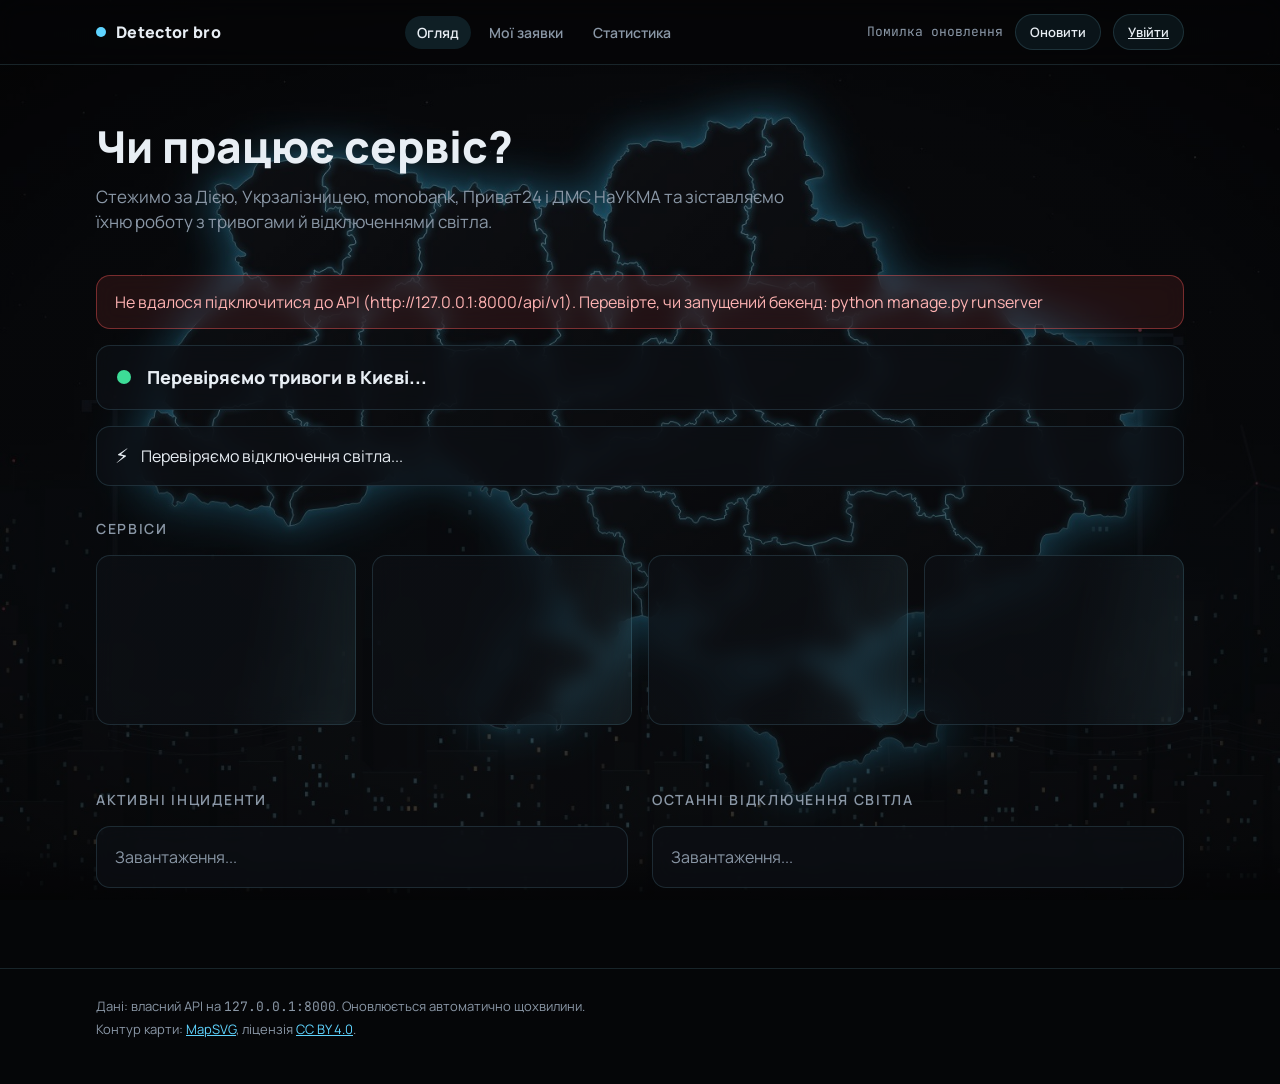
<file: index.html>
<!doctype html>
<html lang="uk">
  <head>
    <meta charset="utf-8">
    <meta name="viewport" content="width=device-width, initial-scale=1">
    <title>Detector bro</title>
    <link rel="preconnect" href="https://fonts.googleapis.com">
    <link rel="preconnect" href="https://fonts.gstatic.com" crossorigin>
    <link href="https://fonts.googleapis.com/css2?family=Manrope:wght@400;600;800&family=JetBrains+Mono:wght@400;600&display=swap" rel="stylesheet">
    <link rel="stylesheet" href="style.css">
  </head>
  <body>
    <div class="background" aria-hidden="true"></div>

    <header class="header">
      <div class="container header__inner">
        <a class="logo" href="index.html" title="На головну">
          <span class="logo__pulse" aria-hidden="true"></span>
          <span class="logo__text">Detector bro</span>
        </a>
        <nav class="nav">
          <a href="index.html" class="active">Огляд</a>
          <a href="reports.html">Мої заявки</a>
          <a href="stats.html">Статистика</a>
        </nav>
        <div class="header__meta">
          <span id="last-updated" class="mono">Оновлення...</span>
          <button id="reload-button" class="button" type="button">Оновити</button>
          <div id="auth-area" class="auth-area"></div>
        </div>
      </div>
    </header>

    <main class="container">
      <section class="hero">
        <h1>Чи працює сервіс?</h1>
        <p>Стежимо за Дією, Укрзалізницею, monobank, Приват24 i ДМС НаУКМА та зіставляємо їхню роботу з тривогами й відключеннями світла.</p>
      </section>

      <div id="error-banner" class="error-banner" hidden></div>

      <section id="alert-banner" class="alert-banner" aria-live="polite">
        <span class="alert-banner__dot" aria-hidden="true"></span>
        <div class="alert-banner__body">
          <p id="alert-title" class="alert-banner__title">Перевіряємо тривоги в Києві...</p>
          <p id="alert-details" class="alert-banner__details"></p>
        </div>
      </section>

      <section id="outage-banner" class="outage-banner" aria-live="polite">
        <span class="outage-banner__icon" aria-hidden="true">⚡</span>
        <span id="outage-text">Перевіряємо відключення світла...</span>
      </section>

      <section class="block">
        <h2 class="block__title">Сервіси</h2>
        <div id="services-list" class="services-grid">
          <div class="card card--skeleton"></div>
          <div class="card card--skeleton"></div>
          <div class="card card--skeleton"></div>
          <div class="card card--skeleton"></div>
        </div>
      </section>

      <div class="columns">
        <section class="block">
          <h2 class="block__title">Активні інциденти</h2>
          <ul id="incidents-list" class="list">
            <li class="list__empty">Завантаження...</li>
          </ul>
        </section>

        <section class="block">
          <h2 class="block__title">Останні відключення світла</h2>
          <ul id="outages-list" class="list">
            <li class="list__empty">Завантаження...</li>
          </ul>
        </section>
      </div>
    </main>

    <footer class="footer">
      <div class="container">
        <p>Дані: власний API на <span class="mono">127.0.0.1:8000</span>. Оновлюється автоматично щохвилини.</p>
        <p>Контур карти: <a href="https://mapsvg.com/maps/ukraine" target="_blank" rel="noopener">MapSVG</a>, ліцензія <a href="https://creativecommons.org/licenses/by/4.0/" target="_blank" rel="noopener">CC BY 4.0</a>.</p>
      </div>
    </footer>

    <script src="https://code.jquery.com/jquery-3.7.1.min.js"></script>
    <script src="auth.js"></script>
    <script src="app.js"></script>
  </body>
</html>
</file>
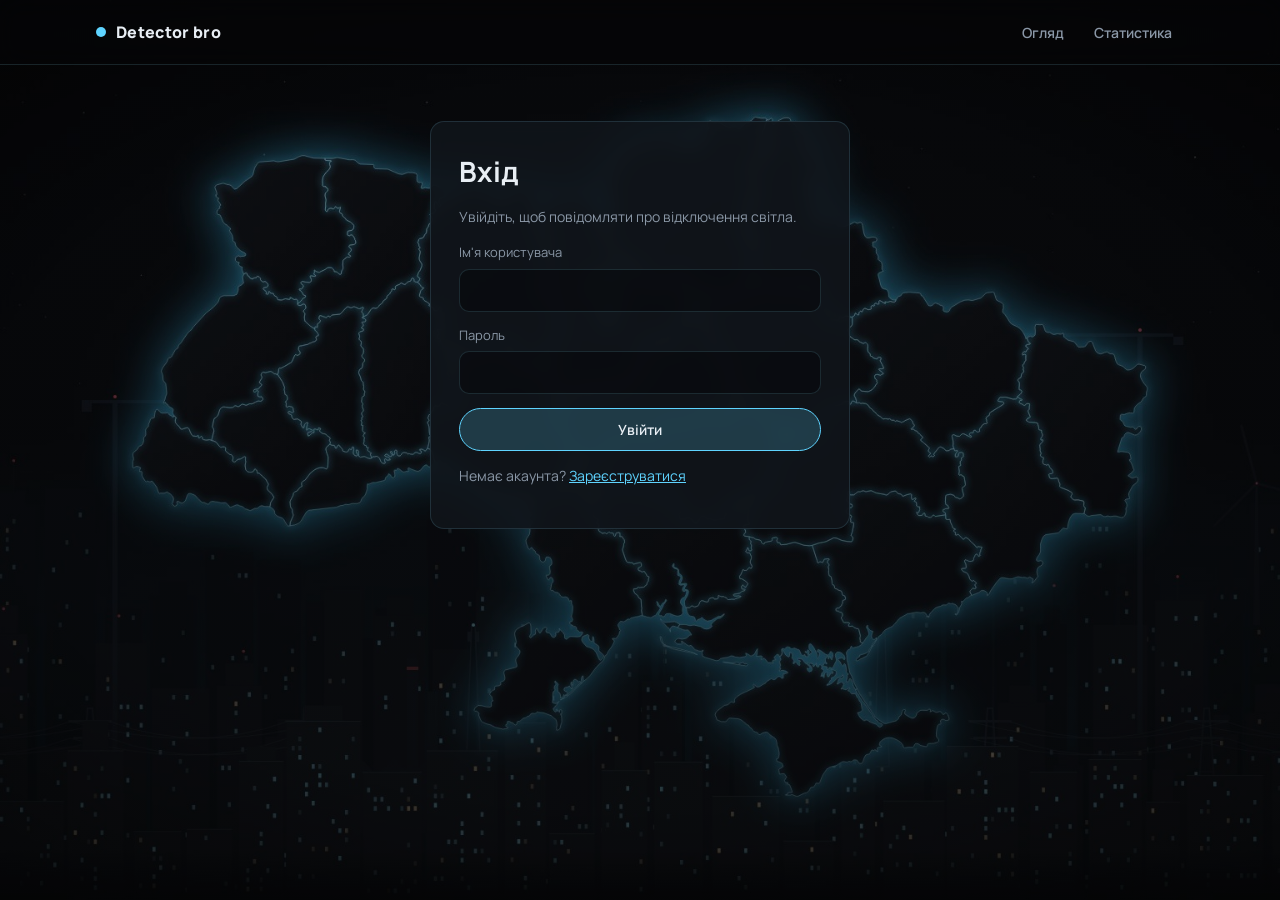
<file: login.html>
<!doctype html>
<html lang="uk">
  <head>
    <meta charset="utf-8">
    <meta name="viewport" content="width=device-width, initial-scale=1">
    <title>Вхід · Detector bro</title>
    <link rel="preconnect" href="https://fonts.googleapis.com">
    <link rel="preconnect" href="https://fonts.gstatic.com" crossorigin>
    <link href="https://fonts.googleapis.com/css2?family=Manrope:wght@400;600;800&family=JetBrains+Mono:wght@400;600&display=swap" rel="stylesheet">
    <link rel="stylesheet" href="style.css">
  </head>
  <body>
    <div class="background" aria-hidden="true"></div>

    <header class="header">
      <div class="container header__inner">
        <a class="logo" href="index.html" title="На головну">
          <span class="logo__pulse" aria-hidden="true"></span>
          <span class="logo__text">Detector bro</span>
        </a>
        <nav class="nav">
          <a href="index.html">Огляд</a>
          <a href="stats.html">Статистика</a>
        </nav>
      </div>
    </header>

    <main class="container">
      <section class="auth-card">
        <h1>Вхід</h1>
        <p class="auth-card__sub">Увійдіть, щоб повідомляти про відключення світла.</p>

        <div id="form-error" class="error-banner" hidden></div>

        <form id="login-form" class="form" novalidate>
          <label class="form__field">
            <span>Ім'я користувача</span>
            <input id="username" name="username" type="text" autocomplete="username" required>
          </label>

          <label class="form__field">
            <span>Пароль</span>
            <input id="password" name="password" type="password" autocomplete="current-password" required>
          </label>

          <button id="submit-button" class="button button--primary" type="submit">Увійти</button>
        </form>

        <p class="auth-card__switch">
          Немає акаунта? <a id="register-link" href="register.html">Зареєструватися</a>
        </p>
      </section>
    </main>

    <script src="https://code.jquery.com/jquery-3.7.1.min.js"></script>
    <script src="auth.js"></script>
    <script>
      // Хто вже увійшов, на сторінку входу не потрапляє.
      redirectIfLoggedIn();

      // Передаємо next далі, якщо людина перейде на реєстрацію.
      $("#register-link").attr("href", "register.html" + window.location.search);

      function showError(text) {
        $("#form-error").text(text).prop("hidden", false);
      }

      $("#login-form").on("submit", function (event) {
        event.preventDefault();
        $("#form-error").prop("hidden", true);

        const username = $("#username").val().trim();
        const password = $("#password").val();
        if (!username || !password) {
          showError("Введіть ім'я користувача та пароль.");
          return;
        }

        const $button = $("#submit-button").prop("disabled", true).text("Входимо...");

        login(username, password)
          .then(function () {
            window.location.href = nextPage();
          })
          .catch(function (xhr) {
            showError(apiErrorMessage(xhr));
            $button.prop("disabled", false).text("Увійти");
          });
      });
    </script>
  </body>
</html>
</file>
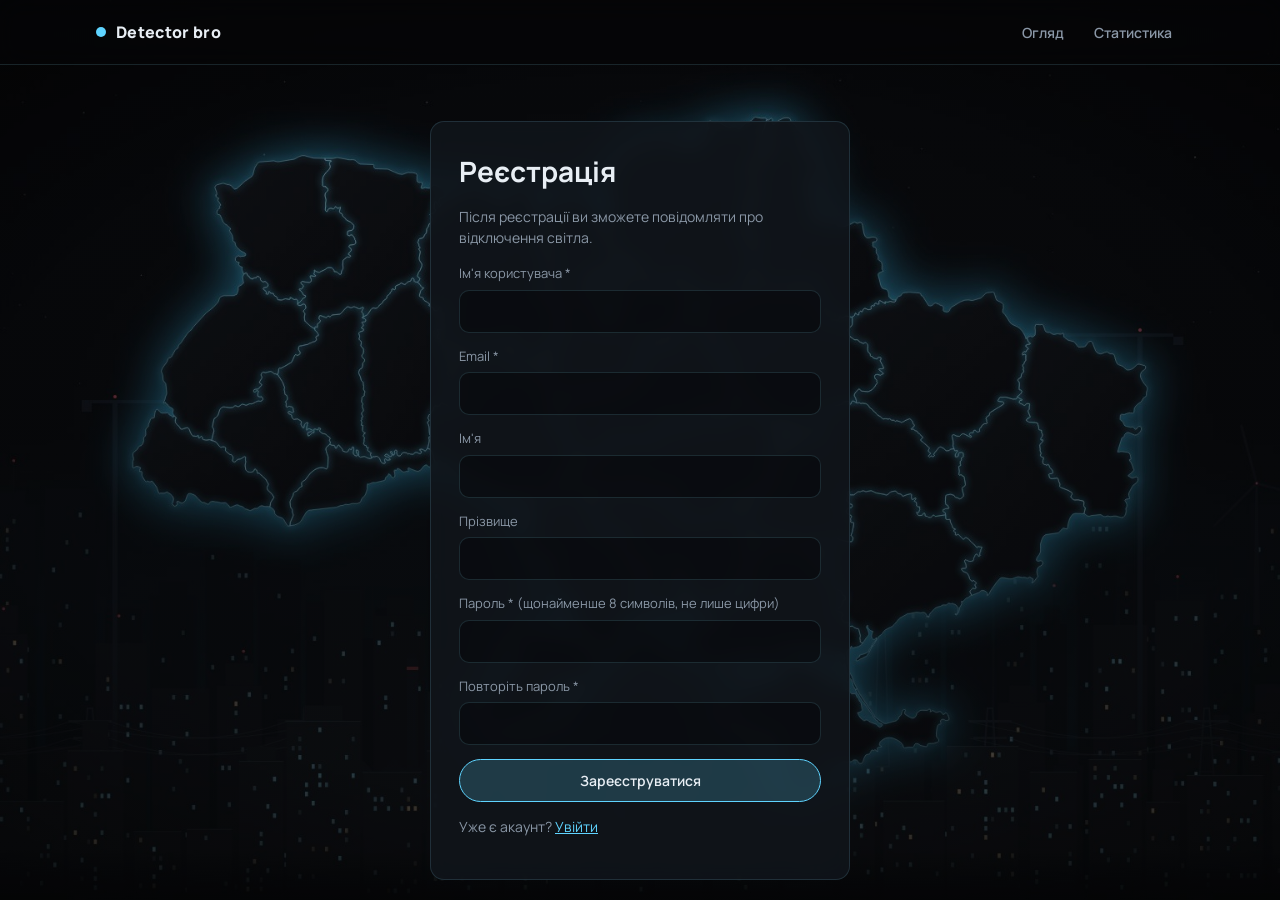
<file: register.html>
<!doctype html>
<html lang="uk">
  <head>
    <meta charset="utf-8">
    <meta name="viewport" content="width=device-width, initial-scale=1">
    <title>Реєстрація · Detector bro</title>
    <link rel="preconnect" href="https://fonts.googleapis.com">
    <link rel="preconnect" href="https://fonts.gstatic.com" crossorigin>
    <link href="https://fonts.googleapis.com/css2?family=Manrope:wght@400;600;800&family=JetBrains+Mono:wght@400;600&display=swap" rel="stylesheet">
    <link rel="stylesheet" href="style.css">
  </head>
  <body>
    <div class="background" aria-hidden="true"></div>

    <header class="header">
      <div class="container header__inner">
        <a class="logo" href="index.html" title="На головну">
          <span class="logo__pulse" aria-hidden="true"></span>
          <span class="logo__text">Detector bro</span>
        </a>
        <nav class="nav">
          <a href="index.html">Огляд</a>
          <a href="stats.html">Статистика</a>
        </nav>
      </div>
    </header>

    <main class="container">
      <section class="auth-card">
        <h1>Реєстрація</h1>
        <p class="auth-card__sub">Після реєстрації ви зможете повідомляти про відключення світла.</p>

        <div id="form-error" class="error-banner" hidden></div>

        <form id="register-form" class="form" novalidate>
          <label class="form__field" data-field="username">
            <span>Ім'я користувача *</span>
            <input name="username" type="text" maxlength="150" autocomplete="username">
          </label>

          <label class="form__field" data-field="email">
            <span>Email *</span>
            <input name="email" type="email" maxlength="254" autocomplete="email">
          </label>

          <label class="form__field" data-field="first_name">
            <span>Ім'я</span>
            <input name="first_name" type="text" maxlength="150" autocomplete="given-name">
          </label>

          <label class="form__field" data-field="last_name">
            <span>Прізвище</span>
            <input name="last_name" type="text" maxlength="150" autocomplete="family-name">
          </label>

          <label class="form__field" data-field="password">
            <span>Пароль * (щонайменше 8 символів, не лише цифри)</span>
            <input name="password" type="password" maxlength="128" autocomplete="new-password">
          </label>

          <label class="form__field" data-field="password_confirm">
            <span>Повторіть пароль *</span>
            <input name="password_confirm" type="password" maxlength="128" autocomplete="new-password">
          </label>

          <button id="submit-button" class="button button--primary" type="submit">Зареєструватися</button>
        </form>

        <p class="auth-card__switch">
          Уже є акаунт? <a id="login-link" href="login.html">Увійти</a>
        </p>
      </section>
    </main>

    <script src="https://code.jquery.com/jquery-3.7.1.min.js"></script>
    <script src="auth.js"></script>
    <script>
      redirectIfLoggedIn();

      $("#login-link").attr("href", "login.html" + window.location.search);

      function clearErrors() {
        $("#form-error").prop("hidden", true);
        $(".form__field").removeClass("has-error");
        $(".form__error").remove();
      }

      // errors: {"email": ["Користувач з таким email уже існує."], ...}
      function showFieldErrors(errors) {
        Object.keys(errors).forEach(function (field) {
          const messages = [].concat(errors[field]);
          const $field = $('.form__field[data-field="' + field + '"]');

          if ($field.length === 0) {
            // Помилка не прив'язана до конкретного поля (non_field_errors).
            $("#form-error").text(messages.join(" ")).prop("hidden", false);
            return;
          }
          $field.addClass("has-error");
          messages.forEach(function (text) {
            $field.append($("<span>").addClass("form__error").text(text));
          });
        });
      }

      // Швидка перевірка в браузері, щоб не чекати відповіді сервера.
      // Головна перевірка все одно на бекенді.
      function validate(data) {
        const errors = {};
        if (!data.username) {
          errors.username = ["Введіть ім'я користувача."];
        }
        if (!data.email) {
          errors.email = ["Введіть email."];
        } else if (!/^[^\s@]+@[^\s@]+\.[^\s@]+$/.test(data.email)) {
          errors.email = ["Введіть коректний email, наприклад name@example.com."];
        }
        if (data.password.length < 8) {
          errors.password = ["Пароль має містити щонайменше 8 символів."];
        }
        if (data.password !== data.password_confirm) {
          errors.password_confirm = ["Паролі не збігаються."];
        }
        return errors;
      }

      $("#register-form").on("submit", function (event) {
        event.preventDefault();
        clearErrors();

        const data = {};
        $(this).serializeArray().forEach(function (item) {
          data[item.name] = item.name.startsWith("password") ? item.value : item.value.trim();
        });

        const errors = validate(data);
        if (Object.keys(errors).length > 0) {
          showFieldErrors(errors);
          return;
        }

        const $button = $("#submit-button").prop("disabled", true).text("Реєструємо...");

        $.ajax({
          method: "POST",
          url: AUTH_URL + "/register/",
          contentType: "application/json",
          data: JSON.stringify(data),
          dataType: "json",
        })
          .then(function () {
            // Одразу входимо, щоб не вводити дані вдруге.
            return login(data.username, data.password);
          })
          .then(function () {
            window.location.href = nextPage();
          })
          .catch(function (xhr) {
            const body = xhr.responseJSON;
            if (xhr.status === 400 && body && body.error && body.error.details) {
              showFieldErrors(body.error.details);
            } else {
              $("#form-error").text(apiErrorMessage(xhr)).prop("hidden", false);
            }
            $button.prop("disabled", false).text("Зареєструватися");
          });
      });
    </script>
  </body>
</html>
</file>
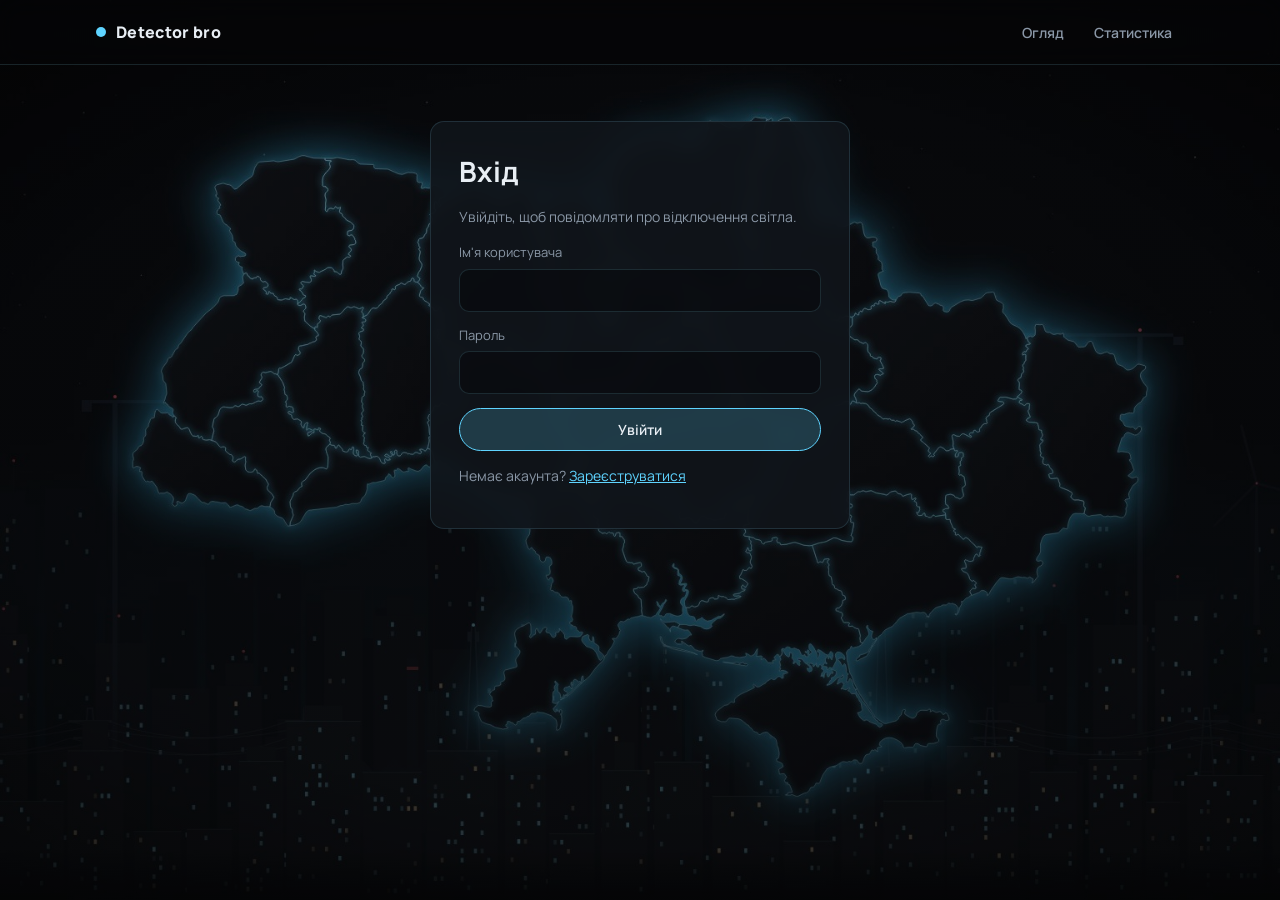
<file: reports.html>
<!doctype html>
<html lang="uk">
  <head>
    <meta charset="utf-8">
    <meta name="viewport" content="width=device-width, initial-scale=1">
    <title>Мої заявки · Detector bro</title>
    <link rel="preconnect" href="https://fonts.googleapis.com">
    <link rel="preconnect" href="https://fonts.gstatic.com" crossorigin>
    <link href="https://fonts.googleapis.com/css2?family=Manrope:wght@400;600;800&family=JetBrains+Mono:wght@400;600&display=swap" rel="stylesheet">
    <link rel="stylesheet" href="style.css">
    <script src="https://code.jquery.com/jquery-3.7.1.min.js"></script>
    <script src="auth.js"></script>
    <script>
      // Перевіряємо ще до показу сторінки: гість одразу йде на вхід.
      requireLogin();
    </script>
  </head>
  <body>
    <div class="background" aria-hidden="true"></div>

    <header class="header">
      <div class="container header__inner">
        <a class="logo" href="index.html" title="На головну">
          <span class="logo__pulse" aria-hidden="true"></span>
          <span class="logo__text">Detector bro</span>
        </a>
        <nav class="nav">
          <a href="index.html">Огляд</a>
          <a href="stats.html">Статистика</a>
          <a href="reports.html" class="active">Мої заявки</a>
        </nav>
        <div class="header__meta">
          <div id="auth-area" class="auth-area"></div>
        </div>
      </div>
    </header>

    <main class="container">
      <section class="hero">
        <h1>У мене немає світла</h1>
        <p>Повідомте, що у вашій групі зараз відключення. Заявки бачите ви та адміністратор.</p>
      </section>

      <div id="error-banner" class="error-banner" hidden></div>

      <div class="columns">
        <section class="block">
          <h2 class="block__title">Нова заявка</h2>
          <form id="report-form" class="form auth-card form-card" novalidate>
            <label class="form__field" data-field="group">
              <span>Група відключень *</span>
              <select id="group" name="group"></select>
            </label>

            <label class="form__field" data-field="comment">
              <span>Коментар</span>
              <input id="comment" name="comment" type="text" maxlength="255" placeholder="Наприклад: немає світла з 18:00">
            </label>

            <button id="submit-button" class="button button--primary" type="submit">Надіслати заявку</button>
            <p id="form-success" class="form__success" hidden>Заявку надіслано.</p>
          </form>
        </section>

        <section class="block">
          <h2 id="list-title" class="block__title">Мої заявки</h2>
          <ul id="reports-list" class="list">
            <li class="list__empty">Завантаження...</li>
          </ul>
        </section>
      </div>
    </main>

    <script>
      const REPORTS_URL = "http://127.0.0.1:8000/api/v1/power-reports/";

      const GROUPS = [];
      for (let main = 1; main <= 6; main++) {
        GROUPS.push(main + ".1", main + ".2");
      }

      let isAdmin = false;

      function formatDateTime(isoString) {
        return new Date(isoString).toLocaleString("uk-UA", {
          day: "2-digit",
          month: "2-digit",
          hour: "2-digit",
          minute: "2-digit",
        });
      }

      // Спільна обробка помилок: прострочений вхід → на сторінку входу.
      function handleError(xhr) {
        if (xhr.status === 401) {
          clearTokens();
          goToLogin();
          return;
        }
        $("#error-banner").text(apiErrorMessage(xhr)).prop("hidden", false);
      }

      function renderReports(reports) {
        const $list = $("#reports-list").empty();
        if (reports.length === 0) {
          $list.append($("<li>").addClass("list__empty").text("Заявок поки немає."));
          return;
        }

        reports.forEach(function (report) {
          const $title = $("<p>").addClass("list__title")
            .append($("<span>").addClass("tag tag--warn").text("група " + report.group));
          if (isAdmin) {
            $title.append($("<span>").addClass("tag").text(report.user));
          }

          const $delete = $("<button>")
            .addClass("button button--small")
            .attr("type", "button")
            .text(isAdmin ? "Видалити" : "Скасувати")
            .on("click", function () {
              deleteReport(report.id);
            });

          $list.append(
            $("<li>").addClass("list__item report")
              .append(
                $("<div>")
                  .append($title)
                  .append($("<p>").addClass("report__comment").text(report.comment || "Без коментаря"))
                  .append($("<span>").addClass("list__meta").text(formatDateTime(report.created_at)))
              )
              .append($delete)
          );
        });
      }

      function loadReports() {
        apiRequest("GET", REPORTS_URL)
          .then(function (page) {
            renderReports(page.results);
          })
          .catch(handleError);
      }

      function deleteReport(id) {
        apiRequest("DELETE", REPORTS_URL + id + "/")
          .then(loadReports)
          .catch(handleError);
      }

      $(function () {
        GROUPS.forEach(function (group) {
          $("#group").append($("<option>").val(group).text(group));
        });

        // Адмін бачить заявки всіх користувачів.
        apiRequest("GET", AUTH_URL + "/me/").then(function (user) {
          isAdmin = user.is_staff;
          if (isAdmin) {
            $("#list-title").text("Усі заявки (ви адміністратор)");
          }
          loadReports();
        }, handleError);

        $("#report-form").on("submit", function (event) {
          event.preventDefault();
          $("#error-banner, #form-success").prop("hidden", true);
          $(".form__field").removeClass("has-error");
          $(".form__error").remove();

          const $button = $("#submit-button").prop("disabled", true);

          apiRequest("POST", REPORTS_URL, {
            group: $("#group").val(),
            comment: $("#comment").val().trim(),
          })
            .then(function () {
              $("#comment").val("");
              $("#form-success").prop("hidden", false);
              loadReports();
            })
            .catch(function (xhr) {
              const body = xhr.responseJSON;
              if (xhr.status === 400 && body && body.error) {
                Object.keys(body.error.details).forEach(function (field) {
                  $('.form__field[data-field="' + field + '"]')
                    .addClass("has-error")
                    .append($("<span>").addClass("form__error").text(body.error.details[field].join(" ")));
                });
              } else {
                handleError(xhr);
              }
            })
            .always(function () {
              $button.prop("disabled", false);
            });
        });
      });
    </script>
  </body>
</html>
</file>
<file: style.css>
:root {
  --bg: #050608;
  --surface: rgba(13, 16, 21, 0.72);
  --surface-strong: rgba(17, 21, 27, 0.88);
  --border: rgba(143, 227, 255, 0.14);
  --text: #e8eef4;
  --muted: #8a97a6;
  --accent: #5fd4ff;
  --up: #3ddc97;
  --down: #ff5a5a;
  --unknown: #8a97a6;
  --warn: #ffc857;
  --radius: 14px;
  --font: "Manrope", system-ui, sans-serif;
  --mono: "JetBrains Mono", ui-monospace, monospace;
}

* {
  box-sizing: border-box;
}

body {
  margin: 0;
  min-height: 100vh;
  background: var(--bg);
  color: var(--text);
  font-family: var(--font);
  line-height: 1.5;
}

a {
  color: var(--accent);
}

.mono {
  font-family: var(--mono);
}

.container {
  width: 100%;
  max-width: 1120px;
  margin: 0 auto;
  padding: 0 16px;
}


.background {
  position: fixed;
  inset: 0;
  z-index: -1;
  background: url("assets/background.jpg") center / cover no-repeat;
  opacity: 0.8;
}

.background::after {
  content: "";
  position: absolute;
  inset: 0;
  background: linear-gradient(180deg, rgba(5, 6, 8, 0.2) 0%, rgba(5, 6, 8, 0.6) 100%);
}


.header {
  position: sticky;
  top: 0;
  z-index: 10;
  background: rgba(5, 6, 8, 0.6);
  backdrop-filter: blur(12px);
  border-bottom: 1px solid var(--border);
}

.header__inner {
  display: flex;
  align-items: center;
  justify-content: space-between;
  gap: 16px;
  min-height: 64px;
}

.logo {
  display: flex;
  align-items: center;
  gap: 10px;
  font-weight: 800;
  letter-spacing: 0.02em;
}

a.logo {
  color: var(--text);
  text-decoration: none;
}

.logo__pulse {
  width: 10px;
  height: 10px;
  border-radius: 50%;
  background: var(--accent);
  box-shadow: 0 0 0 0 rgba(95, 212, 255, 0.6);
  animation: pulse 2s infinite;
}

.header__meta {
  display: flex;
  align-items: center;
  gap: 12px;
  color: var(--muted);
  font-size: 13px;
}

.button {
  padding: 8px 14px;
  border: 1px solid var(--border);
  border-radius: 999px;
  background: rgba(95, 212, 255, 0.08);
  color: var(--text);
  font: 600 13px var(--font);
  cursor: pointer;
  transition: background 0.2s, border-color 0.2s;
}

.button:hover {
  background: rgba(95, 212, 255, 0.18);
  border-color: var(--accent);
}

.nav {
  display: flex;
  gap: 6px;
}

.nav a {
  padding: 6px 12px;
  border-radius: 999px;
  color: var(--muted);
  font-size: 14px;
  font-weight: 600;
  text-decoration: none;
}

.nav a.active {
  background: rgba(95, 212, 255, 0.12);
  color: var(--text);
}


.hero {
  padding: 56px 0 24px;
  max-width: 720px;
}

.hero h1 {
  margin: 0 0 12px;
  font-size: clamp(28px, 5vw, 44px);
  line-height: 1.15;
  font-weight: 800;
}

.hero p {
  margin: 0;
  color: var(--muted);
  font-size: 17px;
}


.error-banner,
.outage-banner {
  display: flex;
  align-items: center;
  gap: 12px;
  margin: 16px 0;
  padding: 14px 18px;
  border-radius: var(--radius);
  backdrop-filter: blur(10px);
}

.error-banner {
  border: 1px solid rgba(255, 90, 90, 0.4);
  background: rgba(255, 90, 90, 0.1);
  color: #ffb3b3;
}

.error-banner[hidden] {
  display: none;
}

.outage-banner {
  border: 1px solid var(--border);
  background: var(--surface);
}

.outage-banner--active {
  border-color: rgba(255, 200, 87, 0.45);
  background: rgba(255, 200, 87, 0.08);
}


.alert-banner {
  display: flex;
  align-items: center;
  gap: 16px;
  margin: 16px 0;
  padding: 18px 20px;
  border: 1px solid var(--border);
  border-radius: var(--radius);
  background: var(--surface);
  backdrop-filter: blur(10px);
}

.alert-banner__dot {
  flex-shrink: 0;
  width: 14px;
  height: 14px;
  border-radius: 50%;
  background: var(--up);
}

.alert-banner__title {
  margin: 0;
  font-size: 18px;
  font-weight: 800;
}

.alert-banner__details {
  margin: 2px 0 0;
  color: var(--muted);
  font-size: 14px;
}

.alert-banner__details:empty {
  display: none;
}

.alert-banner--yellow {
  border-color: rgba(255, 200, 87, 0.55);
  background: rgba(255, 200, 87, 0.1);
}

.alert-banner--yellow .alert-banner__dot {
  background: var(--warn);
  animation: pulse-warn 1.6s infinite;
}

.alert-banner--yellow .alert-banner__title {
  color: var(--warn);
}

.alert-banner--red {
  border-color: rgba(255, 90, 90, 0.6);
  background: rgba(255, 90, 90, 0.12);
}

.alert-banner--red .alert-banner__dot {
  background: var(--down);
  animation: pulse-down 1s infinite;
}

.alert-banner--red .alert-banner__title {
  color: var(--down);
}

.outage-banner__icon {
  font-size: 20px;
}


.block {
  margin: 32px 0;
}

.block__title {
  margin: 0 0 16px;
  font-size: 14px;
  font-weight: 600;
  letter-spacing: 0.12em;
  text-transform: uppercase;
  color: var(--muted);
}

.columns {
  display: grid;
  grid-template-columns: 1fr 1fr;
  gap: 24px;
}


.services-grid {
  display: grid;
  grid-template-columns: repeat(auto-fill, minmax(240px, 1fr));
  gap: 16px;
}

.card {
  position: relative;
  min-height: 170px;
  padding: 20px;
  border: 1px solid var(--border);
  border-radius: var(--radius);
  background: var(--surface);
  backdrop-filter: blur(10px);
  transition: transform 0.2s, border-color 0.2s;
}

.card:hover {
  transform: translateY(-2px);
  border-color: rgba(95, 212, 255, 0.35);
}

.card--down {
  border-color: rgba(255, 90, 90, 0.45);
}

.card__top {
  display: flex;
  align-items: center;
  justify-content: space-between;
  gap: 8px;
}

.card__name {
  margin: 0;
  font-size: 19px;
  overflow: hidden;
  text-overflow: ellipsis;
  white-space: nowrap;
  font-weight: 800;
}

.card__host {
  margin: 2px 0 18px;
  color: var(--muted);
  font: 12px var(--mono);
}

.status {
  flex-shrink: 0;
  white-space: nowrap;
  display: inline-flex;
  align-items: center;
  gap: 6px;
  font-size: 12px;
  font-weight: 600;
}

.status__dot {
  width: 9px;
  height: 9px;
  border-radius: 50%;
}

.status--up {
  color: var(--up);
}

.status--up .status__dot {
  background: var(--up);
  animation: pulse-up 2s infinite;
}

.status--down {
  color: var(--down);
}

.status--down .status__dot {
  background: var(--down);
  animation: pulse-down 1.2s infinite;
}

.status--unknown {
  color: var(--unknown);
}

.status--unknown .status__dot {
  background: var(--unknown);
}

.metrics {
  display: flex;
  justify-content: space-between;
  gap: 12px;
  margin-bottom: 10px;
}

.metric__label {
  display: block;
  color: var(--muted);
  font-size: 11px;
  text-transform: uppercase;
  letter-spacing: 0.08em;
}

.metric__value {
  font: 600 18px var(--mono);
}

.uptime-bar {
  height: 6px;
  border-radius: 999px;
  background: rgba(255, 255, 255, 0.06);
  overflow: hidden;
}

.uptime-bar__fill {
  height: 100%;
  border-radius: 999px;
  background: linear-gradient(90deg, var(--accent), var(--up));
}


.card--skeleton {
  background: linear-gradient(100deg, var(--surface) 30%, rgba(143, 227, 255, 0.08) 50%, var(--surface) 70%);
  background-size: 200% 100%;
  animation: shimmer 1.4s infinite;
}


.list {
  margin: 0;
  padding: 0;
  list-style: none;
  border: 1px solid var(--border);
  border-radius: var(--radius);
  background: var(--surface);
  backdrop-filter: blur(10px);
}

.list__item {
  padding: 14px 18px;
  border-bottom: 1px solid var(--border);
}

.list__item:last-child {
  border-bottom: none;
}

.list__title {
  margin: 0 0 4px;
  font-weight: 600;
}

.list__meta {
  color: var(--muted);
  font: 12px var(--mono);
}

.list__empty {
  padding: 18px;
  color: var(--muted);
}

.tag {
  display: inline-block;
  margin-right: 6px;
  padding: 2px 8px;
  border-radius: 999px;
  background: rgba(95, 212, 255, 0.1);
  color: var(--accent);
  font: 600 11px var(--mono);
}

.tag--warn {
  background: rgba(255, 200, 87, 0.12);
  color: var(--warn);
}


.footer {
  margin-top: 48px;
  padding: 24px 0 40px;
  border-top: 1px solid var(--border);
  color: var(--muted);
  font-size: 13px;
}

.footer p {
  margin: 4px 0;
}


@keyframes pulse {
  0% {
    box-shadow: 0 0 0 0 rgba(95, 212, 255, 0.6);
  }

  70% {
    box-shadow: 0 0 0 10px rgba(95, 212, 255, 0);
  }

  100% {
    box-shadow: 0 0 0 0 rgba(95, 212, 255, 0);
  }
}

@keyframes pulse-up {
  0% {
    box-shadow: 0 0 0 0 rgba(61, 220, 151, 0.6);
  }

  70% {
    box-shadow: 0 0 0 8px rgba(61, 220, 151, 0);
  }

  100% {
    box-shadow: 0 0 0 0 rgba(61, 220, 151, 0);
  }
}

@keyframes pulse-down {
  0% {
    box-shadow: 0 0 0 0 rgba(255, 90, 90, 0.7);
  }

  70% {
    box-shadow: 0 0 0 8px rgba(255, 90, 90, 0);
  }

  100% {
    box-shadow: 0 0 0 0 rgba(255, 90, 90, 0);
  }
}

@keyframes pulse-warn {
  0% {
    box-shadow: 0 0 0 0 rgba(255, 200, 87, 0.7);
  }

  70% {
    box-shadow: 0 0 0 10px rgba(255, 200, 87, 0);
  }

  100% {
    box-shadow: 0 0 0 0 rgba(255, 200, 87, 0);
  }
}

@keyframes shimmer {
  from {
    background-position: 200% 0;
  }

  to {
    background-position: -200% 0;
  }
}


@media (max-width: 720px) {
  .header__inner {
    flex-wrap: wrap;
    padding-top: 10px;
    padding-bottom: 10px;
  }

  .nav {
    order: 3;
    width: 100%;
  }

  .columns {
    grid-template-columns: 1fr;
    gap: 0;
  }

  .hero {
    padding-top: 32px;
  }

  #last-updated {
    display: none;
  }
}


.auth-area {
  display: flex;
  align-items: center;
  gap: 10px;
}

.auth-user {
  color: var(--text);
  font: 600 13px var(--mono);
}

.auth-card {
  max-width: 420px;
  margin: 56px auto;
  padding: 28px;
  border: 1px solid var(--border);
  border-radius: var(--radius);
  background: var(--surface-strong);
  backdrop-filter: blur(10px);
}

.auth-card h1 {
  margin: 0 0 4px;
  font-size: 28px;
}

.auth-card__sub,
.auth-card__switch {
  color: var(--muted);
  font-size: 14px;
}

.form {
  display: grid;
  gap: 14px;
  margin-top: 16px;
}

.form__field {
  display: grid;
  gap: 6px;
  font-size: 13px;
  color: var(--muted);
}

.form__field input {
  padding: 10px 12px;
  border: 1px solid var(--border);
  border-radius: 10px;
  background: rgba(0, 0, 0, 0.35);
  color: var(--text);
  font: 400 15px var(--font);
}

.form__field input:focus {
  outline: none;
  border-color: var(--accent);
}

.form__field.has-error input {
  border-color: var(--down);
}

.form__error {
  color: #ffb3b3;
  font-size: 12px;
}

.button--primary {
  padding: 11px 16px;
  background: rgba(95, 212, 255, 0.2);
  border-color: var(--accent);
  font-size: 14px;
}

.button:disabled {
  opacity: 0.6;
  cursor: wait;
}

.form-card {
  margin: 0;
  max-width: none;
}

.form__field select {
  padding: 10px 12px;
  border: 1px solid var(--border);
  border-radius: 10px;
  background: rgba(0, 0, 0, 0.35);
  color: var(--text);
  font: 600 15px var(--mono);
}

.form__success {
  margin: 0;
  color: var(--up);
  font-size: 13px;
}

.form__success[hidden] {
  display: none;
}

.button--small {
  padding: 5px 10px;
  font-size: 12px;
}

.report {
  display: flex;
  justify-content: space-between;
  align-items: flex-start;
  gap: 12px;
}

.report__comment {
  margin: 4px 0;
  color: var(--text);
  font-size: 14px;
}
</file>
